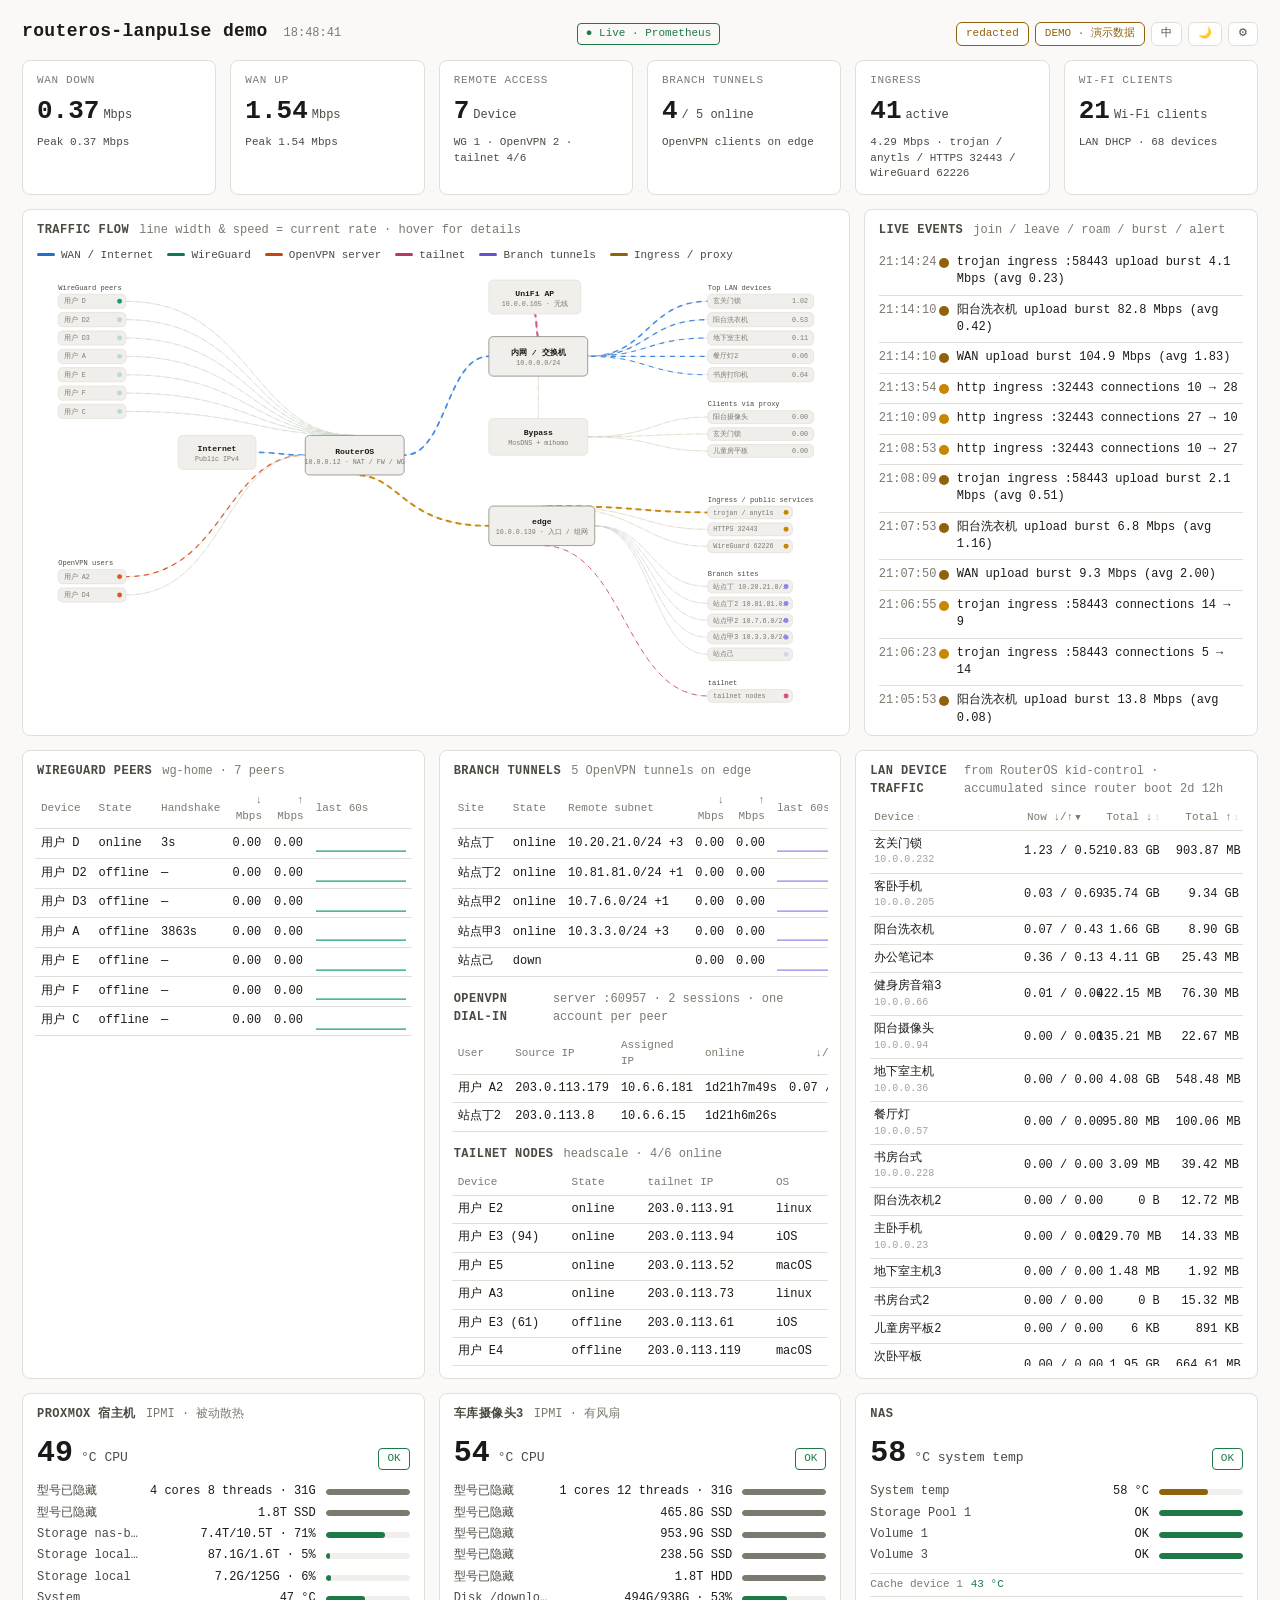
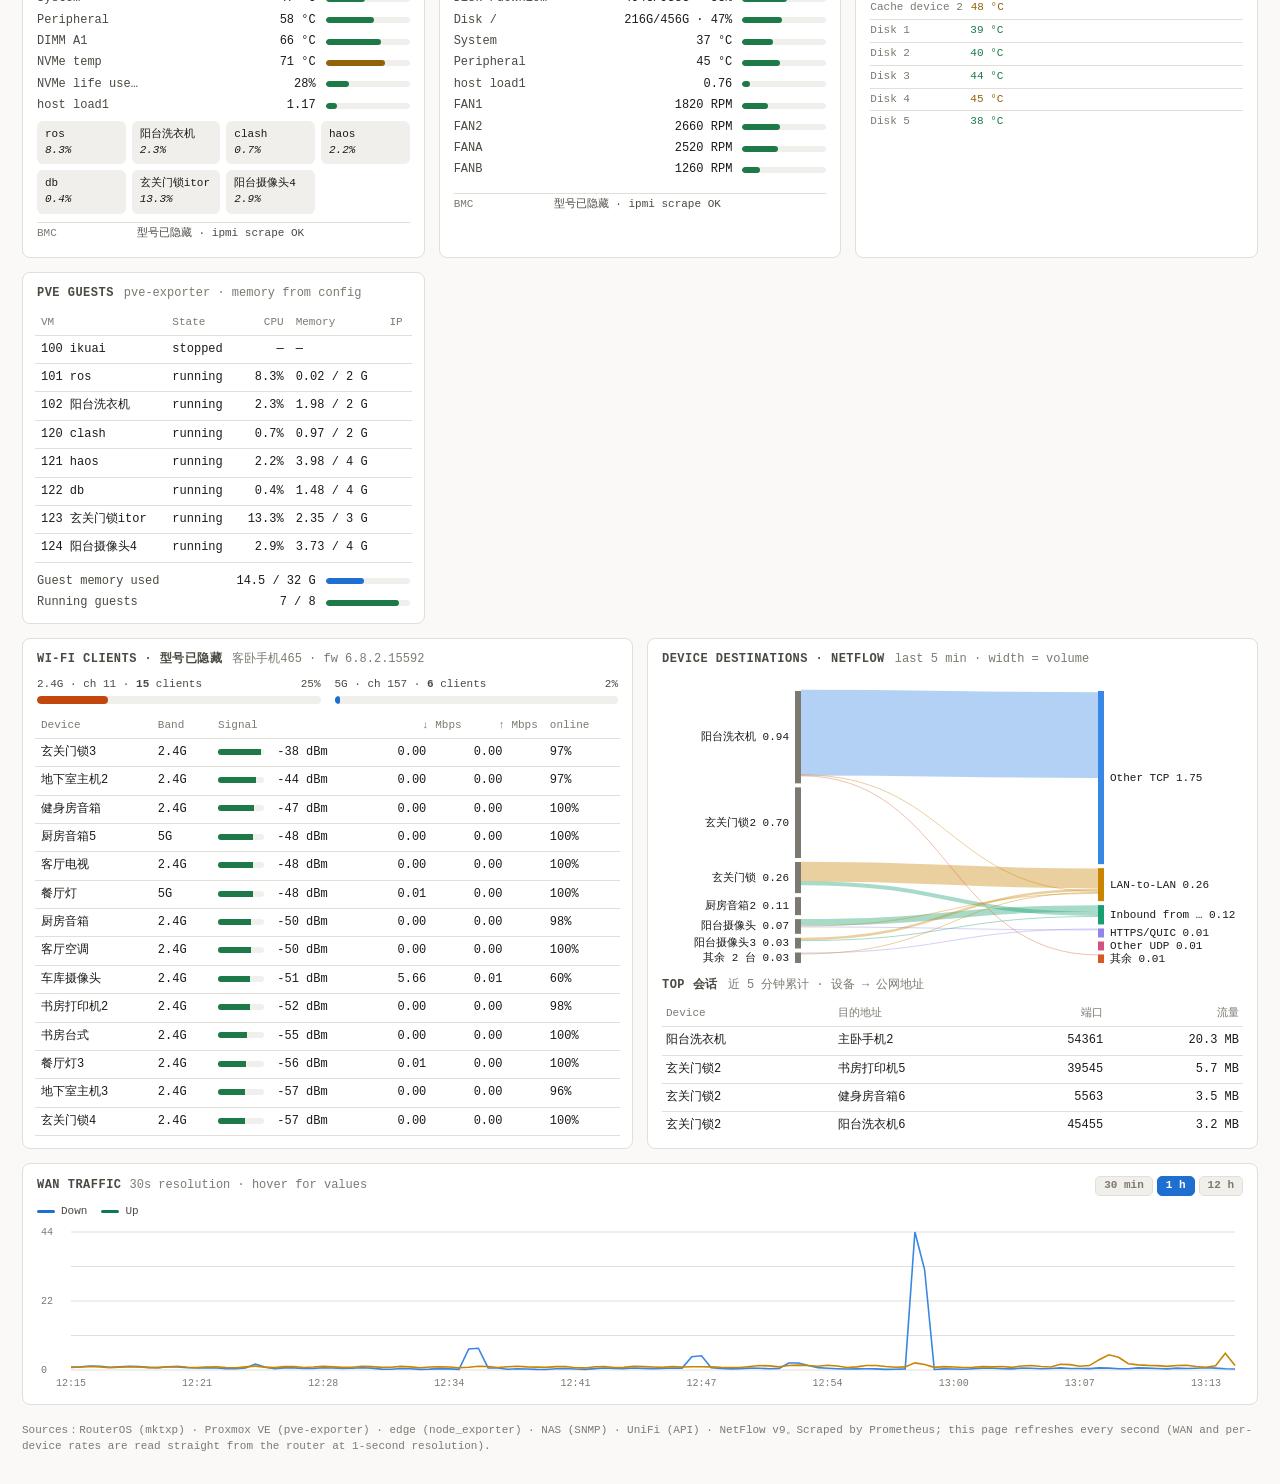
<file: docs/demo/index.html>
<!doctype html>
<html lang="zh-CN">
<head>
<meta charset="utf-8">
<meta name="viewport" content="width=device-width, initial-scale=1">
<title>routeros-lanpulse</title>
<link rel="stylesheet" href="css/style.css">
</head>
<body>
<header>
  <h1 id="site-title">routeros-lanpulse</h1>
  <span class="sub" id="site-sub"><span id="clock">--:--:--</span></span>
  <span class="demo" id="live">● 实时 · Prometheus</span>
  <span class="topright">
    <button class="topbtn" id="btn-lang" title="中文 / English">EN</button>
    <button class="topbtn" id="btn-theme" title="亮色 / 暗色">☀</button>
    <a class="topbtn" id="btn-settings" href="settings.html" title="设置" style="text-decoration:none">⚙</a>
  </span>
</header>

<!-- 数据源自检: 有问题才显示。首次部署时这块比任何文档都管用 -->
<section id="health" class="hide"></section>

<section class="grid tiles">
  <div class="tile"><div class="k">WAN 下行</div><div class="v" id="t-wan-down">0<small>Mbps</small></div><div class="d" id="t-wan-down-d"></div></div>
  <div class="tile"><div class="k">WAN 上行</div><div class="v" id="t-wan-up">0<small>Mbps</small></div><div class="d" id="t-wan-up-d"></div></div>
  <div class="tile"><div class="k">远程接入</div><div class="v" id="t-remote">0<small>设备</small></div><div class="d"><span id="t-remote-d">WG 0 · OpenVPN 0 · tailnet 0</span></div></div>
  <div class="tile"><div class="k">分支隧道</div><div class="v" id="t-branch">0</div><div class="d" id="t-branch-d"></div></div>
  <div class="tile"><div class="k">入口连接</div><div class="v" id="t-ingress">0<small>活跃</small></div><div class="d" id="t-ingress-d">-</div></div>
  <div class="tile"><div class="k">无线接入</div><div class="v" id="t-clash">0<small>Mbps</small></div><div class="d" id="t-clash-d"></div></div>
</section>

<section class="grid main">
  <div class="panel">
    <h2>流量流向图 <span class="hint">线的粗细与流速 = 当前速率 · 悬停看详情</span></h2>
    <div class="legend">
      <span><i style="background:var(--s-wan)"></i>WAN / 公网</span>
      <span><i style="background:var(--s-wg)"></i>WireGuard</span>
      <span><i style="background:var(--s-ovpn)"></i>OpenVPN 服务端</span>
      <span><i style="background:var(--s-ts)"></i>tailnet</span>
      <span><i style="background:var(--s-branch)"></i>分支隧道</span>
      <span><i style="background:var(--s-proxy)"></i>入口 / 代理</span>
    </div>
    <svg class="map" id="map" viewBox="0 0 1100 560" role="img" aria-label="网络流量流向图"></svg>
  </div>
  <div class="panel" id="p-events">
    <h2>实时事件 <span class="hint">接入 / 断开 / 漫游 / 突发 / 告警</span></h2>
    <ul class="feed" id="feed"></ul>
  </div>
</section>

<section class="grid bottom">
  <div class="panel" id="p-wg">
    <h2>WireGuard 客户端 <span class="hint">wg-home · 7 peers</span></h2>
    <table id="wg-table"><thead><tr><th>设备</th><th>状态</th><th>握手</th><th class="num">↓ Mbps</th><th class="num">↑ Mbps</th><th>近 60s</th></tr></thead><tbody></tbody></table>
  </div>
  <div class="panel" id="p-br">
    <h2>分支站点隧道 <span class="hint" id="br-hint"></span></h2>
    <table id="br-table"><thead><tr><th>站点</th><th>状态</th><th>对端网段</th><th class="num">↓ Mbps</th><th class="num">↑ Mbps</th><th>近 60s</th></tr></thead><tbody></tbody></table>
    <h2 style="margin-top:14px">OpenVPN 拨入 <span class="hint" id="ov-hint"></span></h2>
    <table id="ov-table"><thead><tr><th>身份</th><th>来源 IP</th><th>分配地址</th><th>在线</th><th class="num">↓/↑ Mbps</th></tr></thead><tbody></tbody></table>
    <h2 style="margin-top:14px">tailnet 终端 <span class="hint" id="ts-hint">headscale</span></h2>
    <table id="ts-table"><thead><tr><th>设备</th><th>状态</th><th>tailnet IP</th><th>系统</th></tr></thead><tbody></tbody></table>
  </div>
  <div class="panel" id="p-lan">
    <h2>内网设备流量 <span class="hint" id="top-hint">来自 ROS kid-control</span></h2>
    <div class="tscroll"><table id="top-table"><thead><tr>
      <th class="s" data-k="name">设备<span class="ar"></span></th>
      <th class="s num" data-k="rate">当前 ↓/↑<span class="ar"></span></th>
      <th class="s num" data-k="rxb">累计 ↓<span class="ar"></span></th>
      <th class="s num" data-k="txb">累计 ↑<span class="ar"></span></th>
    </tr></thead><tbody></tbody></table></div>
  </div>
</section>


<section class="grid hw">
  <div id="hw-panels" style="display:contents"></div>
  <div class="panel" id="p-nas">
    <h2 id="nas-title">NAS <span class="hint" id="nas-hint"></span></h2>
    <div class="hero"><span class="n" id="nas-vol">--</span><span class="u">°C 系统温度</span><span class="tag ok" id="nas-tag">RAID 正常</span></div>
    <div class="kv" id="nas-kv"></div>
    <ul class="sel" id="nas-disks"></ul>
  </div>
  <div class="panel" id="p-pve">
    <h2>PVE 虚拟机 <span class="hint">pve-exporter · 内存按配置值</span></h2>
    <table id="vm-table"><thead><tr><th>VM</th><th>状态</th><th class="num">CPU</th><th>内存</th><th>IP</th></tr></thead><tbody></tbody></table>
    <div class="kv" style="margin-top:10px" id="pve-kv"></div>
  </div>
</section>

<section class="grid hw">
  <div class="panel" id="p-unifi">
    <h2><span id="wifi-title">无线接入</span> <span class="hint" id="wifi-hint"></span></h2>
    <div class="util">
      <!-- renderWifi() 按实际射频重建这两行 -->
    </div>
    <table id="wifi-table"><thead><tr><th>设备</th><th>频段</th><th>信号</th><th class="num">↓ Mbps</th><th class="num">↑ Mbps</th><th>在线</th></tr></thead><tbody></tbody></table>
  </div>
  <div class="panel" id="p-netflow">
    <h2>设备去向 · NetFlow <span class="hint">近 5 分钟 · 带宽 = 流量</span></h2>
    <svg class="sankey" id="sankey"></svg>
    <h2 class="subh">Top 会话 <span class="hint">近 5 分钟累计 · 设备 → 公网地址</span></h2>
    <div class="tscroll"><table id="sess-table"><thead><tr>
      <th>设备</th><th>目的地址</th><th class="num">端口</th><th class="num">流量</th>
    </tr></thead><tbody></tbody></table></div>
  </div>
</section>

<section class="grid history">
  <div class="panel" id="p-wan24">
    <h2>WAN 流量 <span class="hint" id="hist-hint"></span>
      <span class="rangebtns" id="hist-range"></span></h2>
    <div class="legend"><span><i style="background:var(--s-wan)"></i>下行</span><span><i style="background:var(--s-wg)"></i>上行</span></div>
    <svg class="hist" id="hist"></svg>
  </div>
</section>

<footer id="site-footer"></footer>
<div class="tooltip" id="tip"></div>

<script src="demo/fixture.js"></script>
<script type="module" src="js/app.js"></script>
</body>
</html>
</file>
<file: docs/demo/css/style.css>
:root {
    color-scheme: dark;   /* 默认暗色; 亮色见下方 [data-theme="light"] */
    --surface-0: #111110; --surface-1: #1a1a19; --surface-2: #232322; --line: #2e2e2c;
    --text-primary: #f3f2ee; --text-secondary: #c3c2b7; --text-muted: #8b8a82; --text-dim: #6b6a63;
    --s-wan: #3987e5;      /* slot 1 blue    : WAN / 公网 */
    --s-ovpn: #d95926;     /* slot 2 orange  : OpenVPN 服务端用户 */
    --s-wg: #199e70;       /* slot 3 aqua    : WireGuard peers */
    --s-proxy: #c98500;    /* slot 4 yellow  : trojan/anytls 入口 + Clash 出口 */
    --s-ts: #d55181;       /* slot 5 magenta : tailnet */
    --s-branch: #9085e9;   /* slot 7 violet  : 分支站点隧道 */
    --good: #2f9e63; --warn: #c98500; --bad: #e66767;
    font-family: "JetBrains Mono", ui-monospace, SFMono-Regular, Menlo, Consolas, "Noto Sans Mono CJK SC", monospace;
  }

  /* 亮色主题 —— 语义色都重新取过, 保证在白底上对比度够 (暗色那套直接放白底会发飘) */
  :root[data-theme="light"] {
    color-scheme: light;
    --surface-0: #faf9f7; --surface-1: #ffffff; --surface-2: #f1efeb; --line: #e2dfd8;
    --text-primary: #1b1a17; --text-secondary: #4b4941; --text-muted: #7c7970; --text-dim: #a5a29a;
    --s-wan: #1f6fd0; --s-ovpn: #c2470f; --s-wg: #0d7a54; --s-proxy: #92620a;
    --s-ts: #b8386a; --s-branch: #6152cf;
    --good: #1d7a48; --warn: #92620a; --bad: #c23434;
  }

  /* 主题切换按钮 + 语言切换 */
  .topbtn { background: var(--surface-1); border: 1px solid var(--line); color: var(--text-secondary);
            border-radius: 6px; padding: 3px 9px; font: inherit; font-size: 11px; cursor: pointer; }
  .topbtn:hover { color: var(--text-primary); border-color: var(--text-muted); }
  .topright { margin-left: auto; display: flex; gap: 6px; align-items: center; }
  * { box-sizing: border-box; }
  html, body { margin: 0; background: var(--surface-0); color: var(--text-primary); }
  body { padding: 18px 22px 32px; font-size: 13px; line-height: 1.45; }
  header { display: flex; align-items: baseline; gap: 16px; flex-wrap: wrap; margin-bottom: 14px; }
  header h1 { font-size: 18px; margin: 0; font-weight: 600; letter-spacing: .02em; }
  header .sub { color: var(--text-muted); font-size: 12px; }
  header .demo { margin-left: auto; color: var(--good) !important; border-color: var(--good) !important; font-size: 11px; color: var(--warn); border: 1px solid var(--warn); border-radius: 4px; padding: 2px 8px; }
  .grid { display: grid; gap: 14px; }
  .tiles { grid-template-columns: repeat(auto-fit, minmax(170px, 1fr)); }
  .tile { background: var(--surface-1); border: 1px solid var(--line); border-radius: 8px; padding: 12px 14px; }
  .tile .k { color: var(--text-muted); font-size: 11px; text-transform: uppercase; letter-spacing: .06em; }
  .tile .v { font-size: 26px; font-weight: 600; margin-top: 4px; font-variant-numeric: tabular-nums; }
  .tile .v small { font-size: 12px; color: var(--text-secondary); font-weight: 400; margin-left: 4px; }
  .tile .d { color: var(--text-secondary); font-size: 11px; margin-top: 4px; }
  .main { grid-template-columns: minmax(0, 2.1fr) minmax(300px, 1fr); margin-top: 14px; }
  .panel { background: var(--surface-1); border: 1px solid var(--line); border-radius: 8px; padding: 12px 14px; min-width: 0; }
  .panel h2 { font-size: 12px; font-weight: 600; color: var(--text-secondary); margin: 0 0 8px; letter-spacing: .04em; text-transform: uppercase; display: flex; gap: 10px; align-items: center; }
  .panel h2 .hint { font-weight: 400; color: var(--text-muted); text-transform: none; letter-spacing: 0; }
  .legend { display: flex; gap: 14px; flex-wrap: wrap; font-size: 11px; color: var(--text-secondary); margin: 6px 0 2px; }
  .legend i { display: inline-block; width: 18px; height: 3px; border-radius: 2px; vertical-align: middle; margin-right: 6px; }
  svg.map { width: 100%; height: auto; display: block; overflow: visible; }
  svg.map text { font-family: inherit; fill: var(--text-primary); }
  svg.map .node rect { fill: var(--surface-2); stroke: var(--line); stroke-width: 1; rx: 6; }
  svg.map .node.core rect { stroke: var(--text-muted); }
  svg.map .node .name { font-size: 11.5px; font-weight: 600; }
  svg.map .node .sub { font-size: 9.5px; fill: var(--text-muted); }
  svg.map .edge-bg { stroke: var(--line); stroke-width: 1; fill: none; }
  svg.map .edge { fill: none; stroke-linecap: round; opacity: .95; pointer-events: none; }
  svg.map .edge-bg { pointer-events: none; }
  /* 悬停命中区: 不可见但比可见线宽得多, 空闲的细线也能停得住 */
  svg.map .edge-hit { stroke: transparent; stroke-width: 14; fill: none; pointer-events: stroke; }
  svg.map .edge.idle { opacity: .18; }
  svg.map .elabel { font-size: 10px; fill: var(--text-secondary); font-variant-numeric: tabular-nums; paint-order: stroke; stroke: var(--surface-1); stroke-width: 3px; }
  svg.map .peer rect { fill: var(--surface-2); stroke: var(--line); rx: 4; }
  svg.map .peer .name { font-size: 10px; }
  svg.map .peer .sub { font-size: 9px; fill: var(--text-muted); }
  svg.map .dot { r: 3.2; }
  /* 长列表面板: 列表自身不参与撑高(height:0), 只填满由同行更高面板决定的行高;
     滚动条隐藏但仍可滚 (Firefox: scrollbar-width, WebKit: ::-webkit-scrollbar) */
  #p-events, #p-lan { display: flex; flex-direction: column; }
  .feed { list-style: none; margin: 0; padding: 0; font-size: 12px;
          flex: 1 1 auto; height: 0; min-height: 320px; overflow-y: auto; scrollbar-width: none; }
  .feed::-webkit-scrollbar, .tscroll::-webkit-scrollbar { display: none; }
  .feed li { display: grid; grid-template-columns: 52px 10px 1fr; gap: 8px; padding: 6px 0; border-bottom: 1px solid var(--line); align-items: start; }
  .feed li .t { color: var(--text-muted); font-variant-numeric: tabular-nums; }
  .feed li .c { width: 10px; height: 10px; border-radius: 50%; margin-top: 4px; }
  .feed li .m b { font-weight: 600; }
  .feed li.new { animation: flash 1.6s ease-out; }
  @keyframes flash { from { background: var(--surface-2); } to { background: transparent; } }
  .bottom { grid-template-columns: repeat(auto-fit, minmax(320px, 1fr)); margin-top: 14px; }
  table { width: 100%; border-collapse: collapse; font-size: 12px; }
  th { text-align: left; color: var(--text-muted); font-weight: 500; font-size: 11px; padding: 4px 6px; border-bottom: 1px solid var(--line); }
  td { padding: 5px 6px; border-bottom: 1px solid var(--line); font-variant-numeric: tabular-nums; white-space: nowrap; }
  td.num, th.num { text-align: right; }
  .st { display: inline-block; width: 8px; height: 8px; border-radius: 50%; margin-right: 6px; vertical-align: middle; }
  .spark { width: 90px; height: 18px; vertical-align: middle; }
  .spark path { fill: none; stroke-width: 1.5; }
  .bar { height: 6px; border-radius: 3px; background: var(--s-wan); display: inline-block; vertical-align: middle; }
  .tooltip { position: fixed; pointer-events: none; background: var(--surface-2); border: 1px solid var(--line); border-radius: 6px; padding: 8px 10px; font-size: 11.5px; color: var(--text-primary); z-index: 10; display: none; min-width: 180px; box-shadow: 0 6px 20px rgba(0,0,0,.4); }
  .tooltip .tt { color: var(--text-muted); font-size: 10.5px; margin-bottom: 4px; }
  .tooltip b { font-weight: 600; }
  .history { grid-template-columns: 1fr; margin-top: 14px; }
  svg.hist { width: 100%; height: 170px; display: block; }
  svg.hist .grid line { stroke: var(--line); stroke-width: 1; }
  svg.hist .axis text { fill: var(--text-muted); font-size: 10px; font-family: inherit; }
  svg.hist .area { opacity: .18; }
  svg.hist .ln { fill: none; stroke-width: 2; }
  svg.hist .cross { stroke: var(--text-muted); stroke-dasharray: 3 3; }
  .hw { grid-template-columns: repeat(auto-fit, minmax(340px, 1fr)); margin-top: 14px; }
  .kv { display: grid; grid-template-columns: 1fr auto auto; gap: 4px 10px; font-size: 12px; align-items: center; }
  .kv .k { color: var(--text-secondary); white-space: nowrap; overflow: hidden; text-overflow: ellipsis; }
  .kv .v { font-variant-numeric: tabular-nums; text-align: right; white-space: nowrap; }
  .kv .g { width: 84px; height: 6px; background: var(--surface-2); border-radius: 3px; overflow: hidden; }
  .kv .g i { display: block; height: 100%; border-radius: 3px; }
  .hero { display: flex; align-items: baseline; gap: 8px; margin: 2px 0 8px; }
  .hero .n { font-size: 30px; font-weight: 600; font-variant-numeric: tabular-nums; }
  .hero .u { color: var(--text-secondary); }
  .hero .tag { margin-left: auto; font-size: 11px; padding: 2px 8px; border-radius: 4px; border: 1px solid var(--line); color: var(--text-secondary); }
  .tag.ok { color: var(--good); border-color: var(--good); } .tag.warn { color: var(--warn); border-color: var(--warn); } .tag.bad { color: var(--bad); border-color: var(--bad); }
  .sel { list-style: none; margin: 8px 0 0; padding: 0; font-size: 11px; color: var(--text-secondary); }
  .sel li { padding: 3px 0; border-top: 1px solid var(--line); display: flex; gap: 8px; }
  .sel li .t { color: var(--text-muted); font-variant-numeric: tabular-nums; min-width: 92px; }
  .cores { display: grid; grid-template-columns: repeat(4, 1fr); gap: 6px; margin-top: 6px; }
  .core { background: var(--surface-2); border-radius: 6px; padding: 6px 8px; font-size: 11px; }
  .core b { display: block; font-size: 16px; font-variant-numeric: tabular-nums; }
  .core .f { color: var(--text-muted); }
  .rssi { display: inline-block; width: 46px; height: 6px; background: var(--surface-2); border-radius: 3px; vertical-align: middle; margin-right: 6px; overflow: hidden; }
  .rssi i { display: block; height: 100%; }
  .band { display: inline-block; font-size: 10px; padding: 0 5px; border-radius: 3px; border: 1px solid var(--line); color: var(--text-secondary); }
  .util { display: flex; gap: 14px; margin: 4px 0 10px; }
  .util > div { flex: 1; }
  .util .lbl { font-size: 11px; color: var(--text-secondary); display: flex; justify-content: space-between; }
  .util .g { height: 8px; background: var(--surface-2); border-radius: 4px; overflow: hidden; margin-top: 3px; }
  .util .g i { display: block; height: 100%; border-radius: 4px; }
  #p-netflow { display: flex; flex-direction: column; }
  svg.sankey { width: 100%; height: 300px; display: block; flex: none; }
  #p-netflow .tscroll { min-height: 90px; }     /* 这个面板的表是次要内容, 兜底矮一点 */
  .subh { margin: 12px 0 4px; }
  svg.sankey text { font-family: inherit; font-size: 11px; fill: var(--text-primary); }
  svg.sankey .small { font-size: 10px; fill: var(--text-muted); }
  svg.sankey path.flow { fill-opacity: .45; stroke: none; transition: d .6s; }
  svg.sankey path.flow:hover { fill-opacity: .8; }
  footer { color: var(--text-muted); font-size: 11px; margin-top: 18px; }
  @media (max-width: 1100px) { .main { grid-template-columns: 1fr; } }

  /* --- 响应式: 表格独立横向滚动, 页面本身不横向滚动 --- */
  .tw { overflow-x: auto; -webkit-overflow-scrolling: touch; margin: 0 -2px; }
  /* overflow-y:auto 会让 overflow-x 隐式变成 auto, 冒出一条没用的横向滚动条 */
  .tscroll { flex: 1 1 auto; height: 0; min-height: 300px; overflow-y: auto; overflow-x: hidden;
             scrollbar-width: none; }
  /* 设备名 + IP 分两行, 设备列吸收剩余宽度并省略超长部分, 否则数值列会被挤出面板 */
  #top-table { table-layout: fixed; width: 100%; }
  #top-table td:first-child { max-width: 0; overflow: hidden; text-overflow: ellipsis; white-space: nowrap; }
  #top-table td:first-child .ipl { display: block; font-size: 10px; color: var(--text-dim); }
  /* 固定布局下每列宽度要给够, 否则 nowrap 的数字会互相压上去 (0.65 和 207.46 MB 粘一起) */
  #top-table th:not(:first-child), #top-table td:not(:first-child) { white-space: nowrap; padding-left: 10px; }
  #top-table th:nth-child(2), #top-table td:nth-child(2) { width: 6.6em; }
  #top-table th:nth-child(3), #top-table td:nth-child(3),
  #top-table th:nth-child(4), #top-table td:nth-child(4) { width: 7.2em; }
  th.s { cursor: pointer; user-select: none; white-space: nowrap; }
  th.s:hover { color: var(--text-primary); }
  th.s .ar { opacity: .35; font-size: 9px; margin-left: 2px; }
  th.s.on .ar { opacity: 1; }
  .tw table { min-width: 100%; }
  svg#map { min-width: 720px; }
  .mapwrap { overflow-x: auto; -webkit-overflow-scrolling: touch; }
  @media (max-width: 820px) {
    body { padding: 10px; }
    .panel { padding: 10px; }
    table { font-size: 11px; }
    th, td { padding: 4px 4px; }
    td:first-child { max-width: 42vw; overflow: hidden; text-overflow: ellipsis; }
    .util { flex-direction: column; gap: 10px; }
    .rssi { width: 34px; }
    .spark { width: 56px; }
    header h1 { font-size: 15px; }
    .tiles { grid-template-columns: repeat(2, 1fr) !important; }
  }
  @media (max-width: 520px) {
    #wifi-table th:nth-child(6), #wifi-table td:nth-child(6),
    #wg-table th:nth-child(6), #wg-table td:nth-child(6),
    #br-table th:nth-child(6), #br-table td:nth-child(6),
    #vm-table th:nth-child(4), #vm-table td:nth-child(4) { display: none; }
  }

  /* 首屏自检 */
  #health { background: var(--surface-1); border: 1px solid var(--warn); border-left-width: 3px;
            border-radius: 8px; padding: 12px 14px; margin-bottom: 14px; }
  #health.hide { display: none; }
  #health h3 { margin: 0 0 8px; font-size: 13px; color: var(--warn); display: flex; align-items: center; gap: 8px; }
  #health h3 button { margin-left: auto; background: none; border: 1px solid var(--line);
            color: var(--text-muted); border-radius: 5px; font: inherit; font-size: 11px;
            padding: 2px 8px; cursor: pointer; }
  #health ul { margin: 0; padding: 0; list-style: none; }
  #health li { padding: 6px 0; border-top: 1px solid var(--line); font-size: 12px; }
  #health li:first-child { border-top: 0; }
  #health .lbl { color: var(--text-primary); font-weight: 600; }
  #health .hint { color: var(--text-secondary); display: block; margin-top: 2px; line-height: 1.6; }
  #health a { color: var(--s-wan); }

  /* WAN 曲线的时间档位按钮 */
  .rangebtns { margin-left: auto; display: inline-flex; gap: 4px; }
  .rangebtns button { background: var(--surface-2); border: 1px solid var(--line);
        color: var(--text-muted); border-radius: 5px; font: inherit; font-size: 11px;
        padding: 1px 8px; cursor: pointer; }
  .rangebtns button:hover { color: var(--text-primary); }
  .rangebtns button.on { background: var(--s-wan); border-color: var(--s-wan); color: #fff; }
  #p-wan24 h2 { display: flex; align-items: center; gap: 8px; }
</file>
